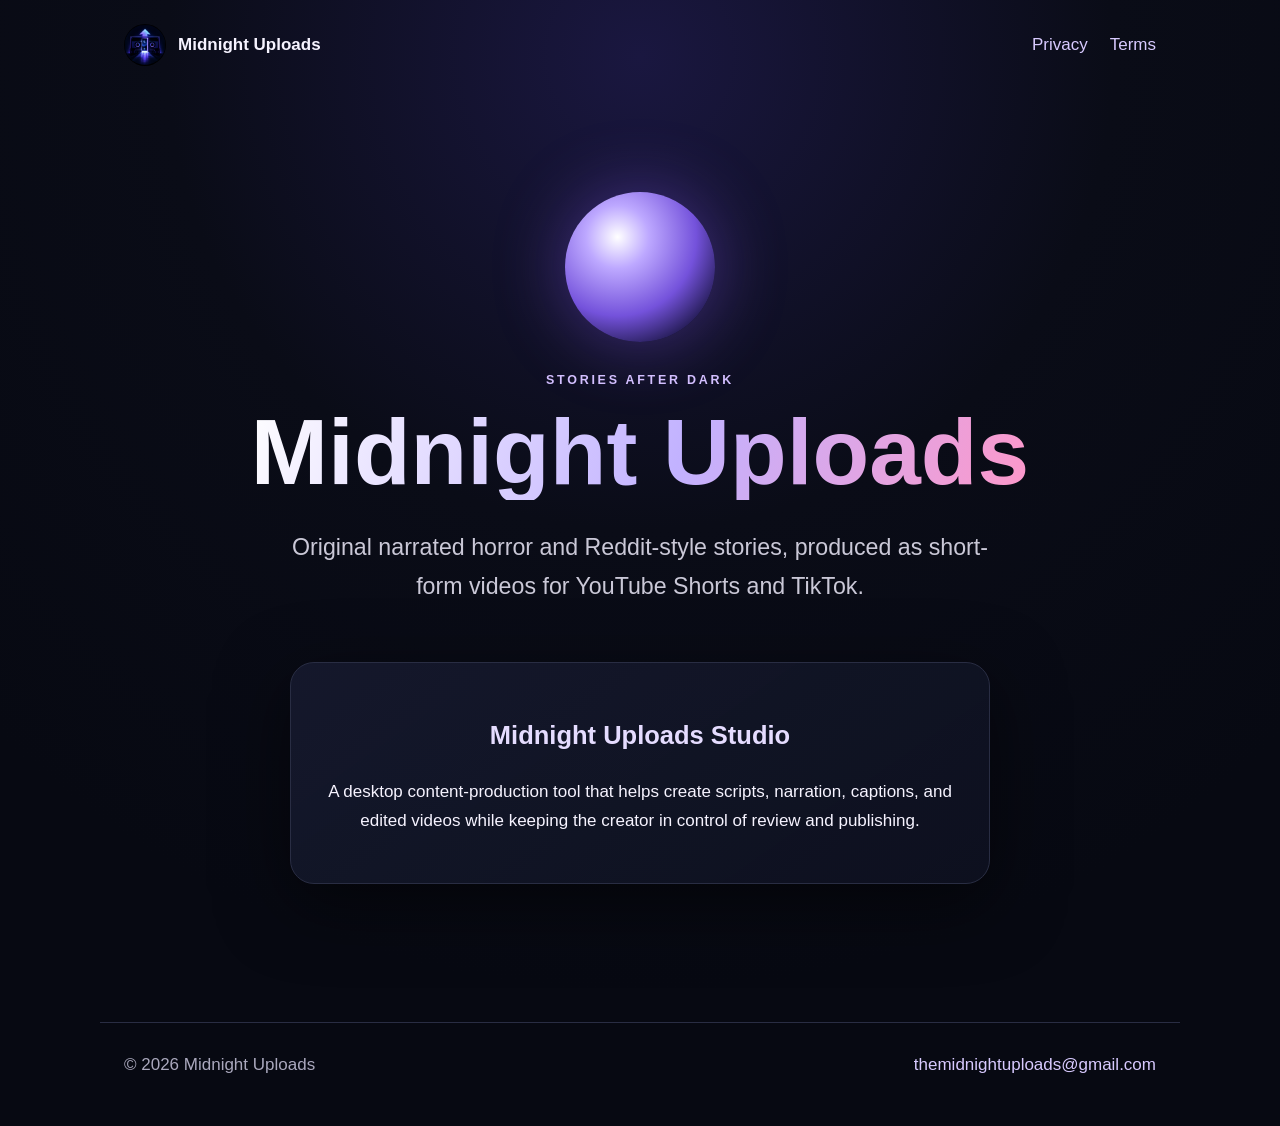
<file: index.html>
<!doctype html>
<html lang="en">
<head>
  <meta charset="utf-8">
  <meta name="viewport" content="width=device-width,initial-scale=1">
  <title>Midnight Uploads</title>
  <meta name="description" content="Original narrated horror and Reddit-style short videos.">
  <link rel="stylesheet" href="styles.css">
</head>
<body>
  <header class="nav">
    <a class="brand" href="/"><img src="midnight-uploads-profile-1024.png" alt="Midnight Uploads logo"><span>Midnight Uploads</span></a>
    <nav><a href="/privacy-policy.html">Privacy</a><a href="/terms-of-service.html">Terms</a></nav>
  </header>
  <main class="hero">
    <div class="moon"></div>
    <p class="eyebrow">Stories after dark</p>
    <h1>Midnight Uploads</h1>
    <p class="lead">Original narrated horror and Reddit-style stories, produced as short-form videos for YouTube Shorts and TikTok.</p>
    <section class="card">
      <h2>Midnight Uploads Studio</h2>
      <p>A desktop content-production tool that helps create scripts, narration, captions, and edited videos while keeping the creator in control of review and publishing.</p>
    </section>
  </main>
  <footer><span>© 2026 Midnight Uploads</span><a href="mailto:themidnightuploads@gmail.com">themidnightuploads@gmail.com</a></footer>
</body>
</html>
</file>
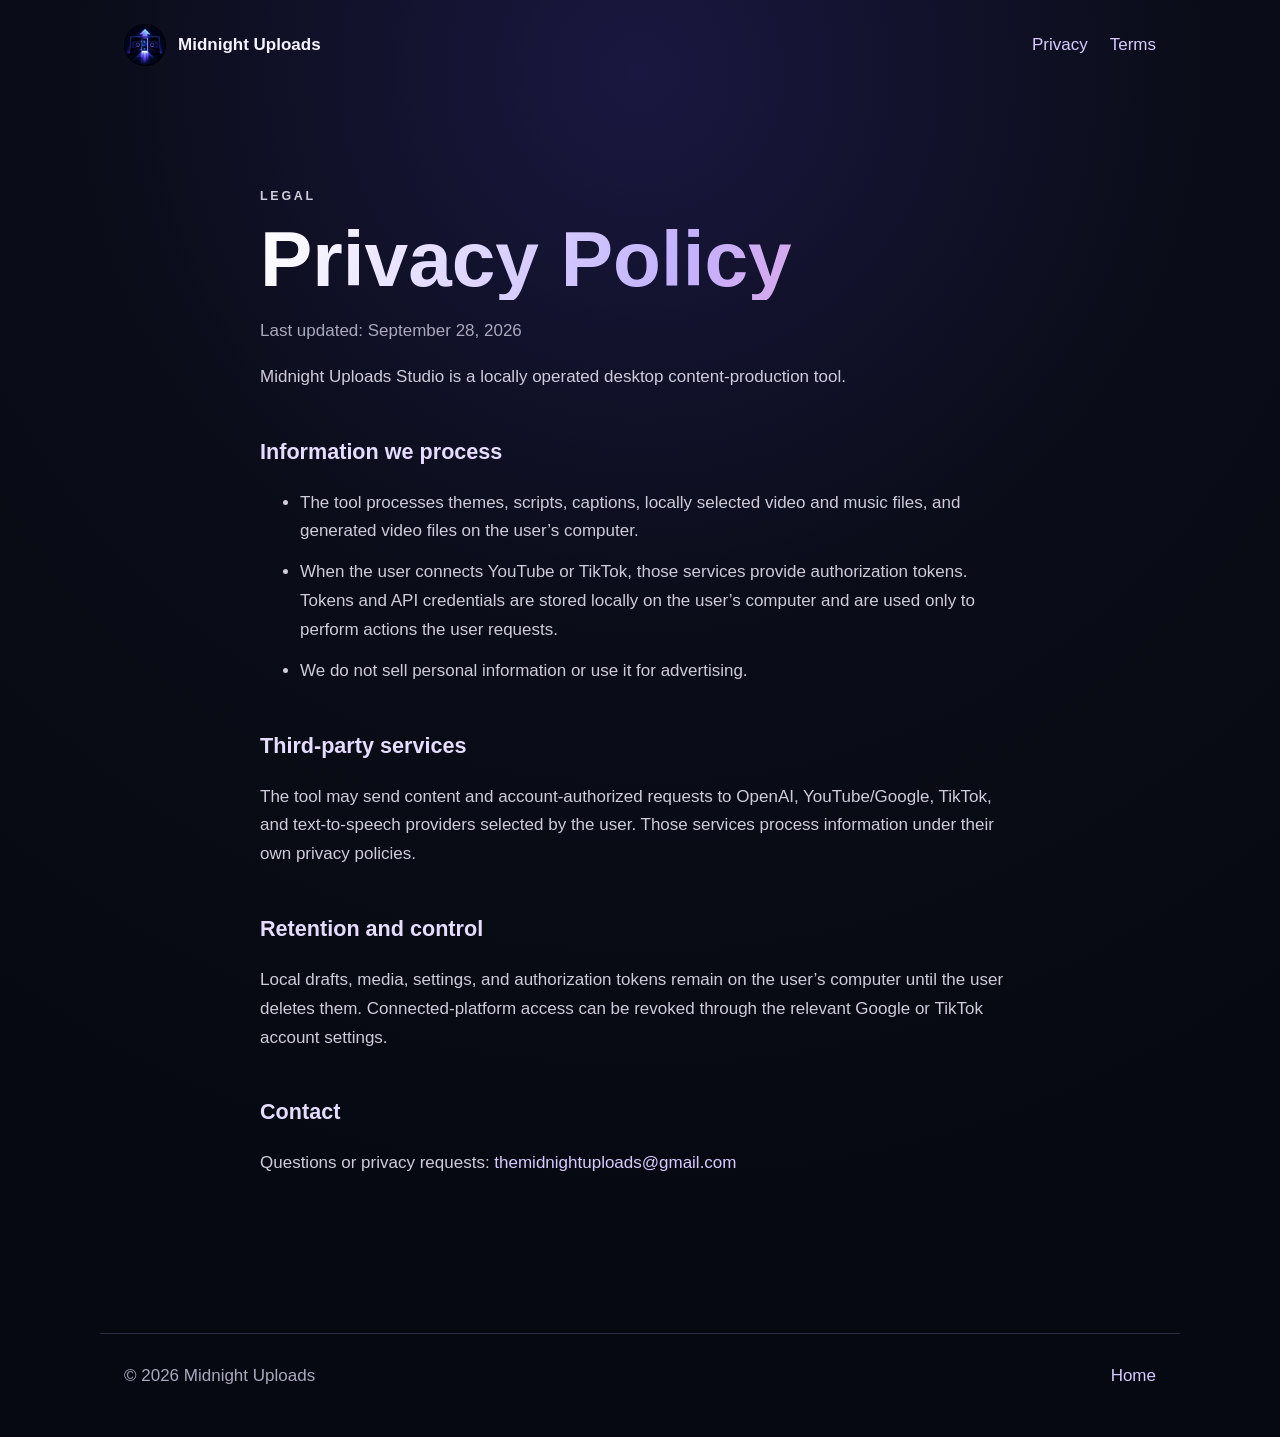
<file: privacy-policy.html>
<!doctype html>
<html lang="en">
<head>
  <meta charset="utf-8">
  <meta name="viewport" content="width=device-width,initial-scale=1">
  <title>Privacy Policy | Midnight Uploads</title>
  <link rel="stylesheet" href="styles.css">
</head>
<body>
  <header class="nav"><a class="brand" href="/"><img src="midnight-uploads-profile-1024.png" alt="Midnight Uploads logo"><span>Midnight Uploads</span></a><nav><a href="/privacy-policy.html">Privacy</a><a href="/terms-of-service.html">Terms</a></nav></header>
  <main class="legal">
    <p class="eyebrow">Legal</p><h1>Privacy Policy</h1><p class="updated">Last updated: September 28, 2026</p>
    <p>Midnight Uploads Studio is a locally operated desktop content-production tool.</p>
    <h2>Information we process</h2>
    <ul><li>The tool processes themes, scripts, captions, locally selected video and music files, and generated video files on the user’s computer.</li><li>When the user connects YouTube or TikTok, those services provide authorization tokens. Tokens and API credentials are stored locally on the user’s computer and are used only to perform actions the user requests.</li><li>We do not sell personal information or use it for advertising.</li></ul>
    <h2>Third-party services</h2><p>The tool may send content and account-authorized requests to OpenAI, YouTube/Google, TikTok, and text-to-speech providers selected by the user. Those services process information under their own privacy policies.</p>
    <h2>Retention and control</h2><p>Local drafts, media, settings, and authorization tokens remain on the user’s computer until the user deletes them. Connected-platform access can be revoked through the relevant Google or TikTok account settings.</p>
    <h2>Contact</h2><p>Questions or privacy requests: <a href="mailto:themidnightuploads@gmail.com">themidnightuploads@gmail.com</a></p>
  </main>
  <footer><span>© 2026 Midnight Uploads</span><a href="/">Home</a></footer>
</body>
</html>
</file>
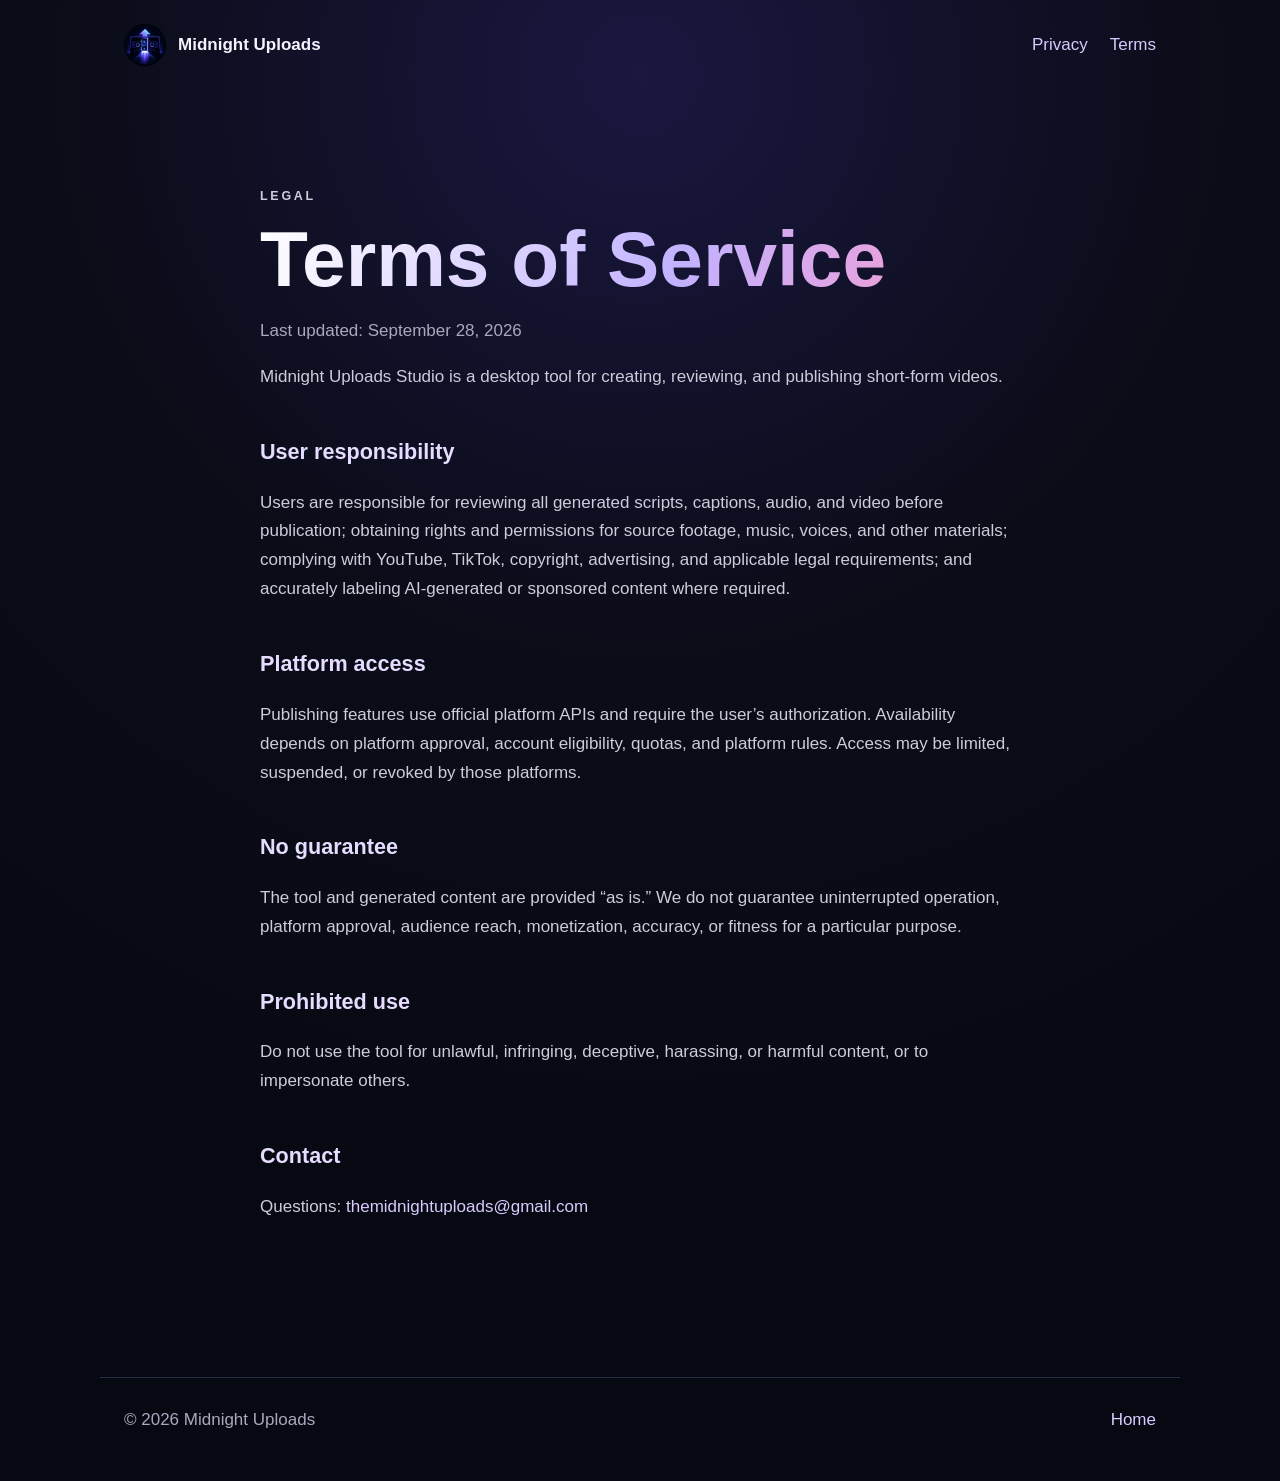
<file: terms-of-service.html>
<!doctype html>
<html lang="en">
<head>
  <meta charset="utf-8">
  <meta name="viewport" content="width=device-width,initial-scale=1">
  <title>Terms of Service | Midnight Uploads</title>
  <link rel="stylesheet" href="styles.css">
</head>
<body>
  <header class="nav"><a class="brand" href="/"><img src="midnight-uploads-profile-1024.png" alt="Midnight Uploads logo"><span>Midnight Uploads</span></a><nav><a href="/privacy-policy.html">Privacy</a><a href="/terms-of-service.html">Terms</a></nav></header>
  <main class="legal">
    <p class="eyebrow">Legal</p><h1>Terms of Service</h1><p class="updated">Last updated: September 28, 2026</p>
    <p>Midnight Uploads Studio is a desktop tool for creating, reviewing, and publishing short-form videos.</p>
    <h2>User responsibility</h2><p>Users are responsible for reviewing all generated scripts, captions, audio, and video before publication; obtaining rights and permissions for source footage, music, voices, and other materials; complying with YouTube, TikTok, copyright, advertising, and applicable legal requirements; and accurately labeling AI-generated or sponsored content where required.</p>
    <h2>Platform access</h2><p>Publishing features use official platform APIs and require the user’s authorization. Availability depends on platform approval, account eligibility, quotas, and platform rules. Access may be limited, suspended, or revoked by those platforms.</p>
    <h2>No guarantee</h2><p>The tool and generated content are provided “as is.” We do not guarantee uninterrupted operation, platform approval, audience reach, monetization, accuracy, or fitness for a particular purpose.</p>
    <h2>Prohibited use</h2><p>Do not use the tool for unlawful, infringing, deceptive, harassing, or harmful content, or to impersonate others.</p>
    <h2>Contact</h2><p>Questions: <a href="mailto:themidnightuploads@gmail.com">themidnightuploads@gmail.com</a></p>
  </main>
  <footer><span>© 2026 Midnight Uploads</span><a href="/">Home</a></footer>
</body>
</html>
</file>
<file: styles.css>
:root{color-scheme:dark;--bg:#070912;--panel:#111525;--ink:#f6f3ff;--muted:#aaa8bd;--purple:#8d5cff;--pink:#f4569f;--line:#292d43}*{box-sizing:border-box}body{margin:0;background:radial-gradient(circle at 50% 5%,#1a1740 0,#0a0c17 38%,var(--bg) 75%);color:var(--ink);font:17px/1.7 Inter,Segoe UI,Arial,sans-serif;min-height:100vh}.nav{display:flex;align-items:center;justify-content:space-between;max-width:1080px;margin:auto;padding:24px}.brand{display:flex;align-items:center;gap:12px;color:var(--ink);text-decoration:none;font-weight:750}.brand img{width:42px;height:42px;border-radius:50%}.nav nav{display:flex;gap:22px}.nav nav a,footer a,.legal a{color:#d8caff;text-decoration:none}.nav nav a:hover,footer a:hover,.legal a:hover{color:#fff}.hero{max-width:860px;margin:8vh auto 12vh;padding:30px;text-align:center}.moon{width:150px;height:150px;border-radius:50%;margin:0 auto 28px;background:radial-gradient(circle at 35% 30%,#fff 0,#bda8ff 22%,#7452db 55%,#2a205f 78%);box-shadow:0 0 70px #8d5cff66}.eyebrow{text-transform:uppercase;letter-spacing:.22em;color:#d3bfff;font-size:.78rem;font-weight:800}.hero h1,.legal h1{font-size:clamp(2.8rem,8vw,5.8rem);line-height:1.02;margin:.15em 0;background:linear-gradient(110deg,#fff,#c2b2ff 55%,#ff97c8);-webkit-background-clip:text;color:transparent}.lead{font-size:clamp(1.1rem,2.5vw,1.45rem);color:#cac8d7;max-width:720px;margin:28px auto}.card{background:linear-gradient(145deg,#171b31cc,#0e1120dd);border:1px solid var(--line);border-radius:24px;padding:30px;margin:55px auto 0;max-width:700px;box-shadow:0 20px 70px #0008}.card h2,.legal h2{color:#e5dcff}.legal{max-width:820px;margin:6vh auto 12vh;padding:30px}.legal h1{font-size:clamp(2.6rem,7vw,4.9rem)}.legal h2{margin-top:42px;font-size:1.35rem}.legal p,.legal li{color:#ceccda}.updated{color:var(--muted)!important}.legal li{margin:12px 0}footer{border-top:1px solid var(--line);max-width:1080px;margin:auto;padding:28px 24px 46px;display:flex;justify-content:space-between;gap:20px;color:var(--muted)}@media(max-width:640px){.nav{align-items:flex-start}.brand span{display:none}.hero,.legal{padding:22px}.legal ul{padding-left:22px}footer{flex-direction:column}}
</file>
